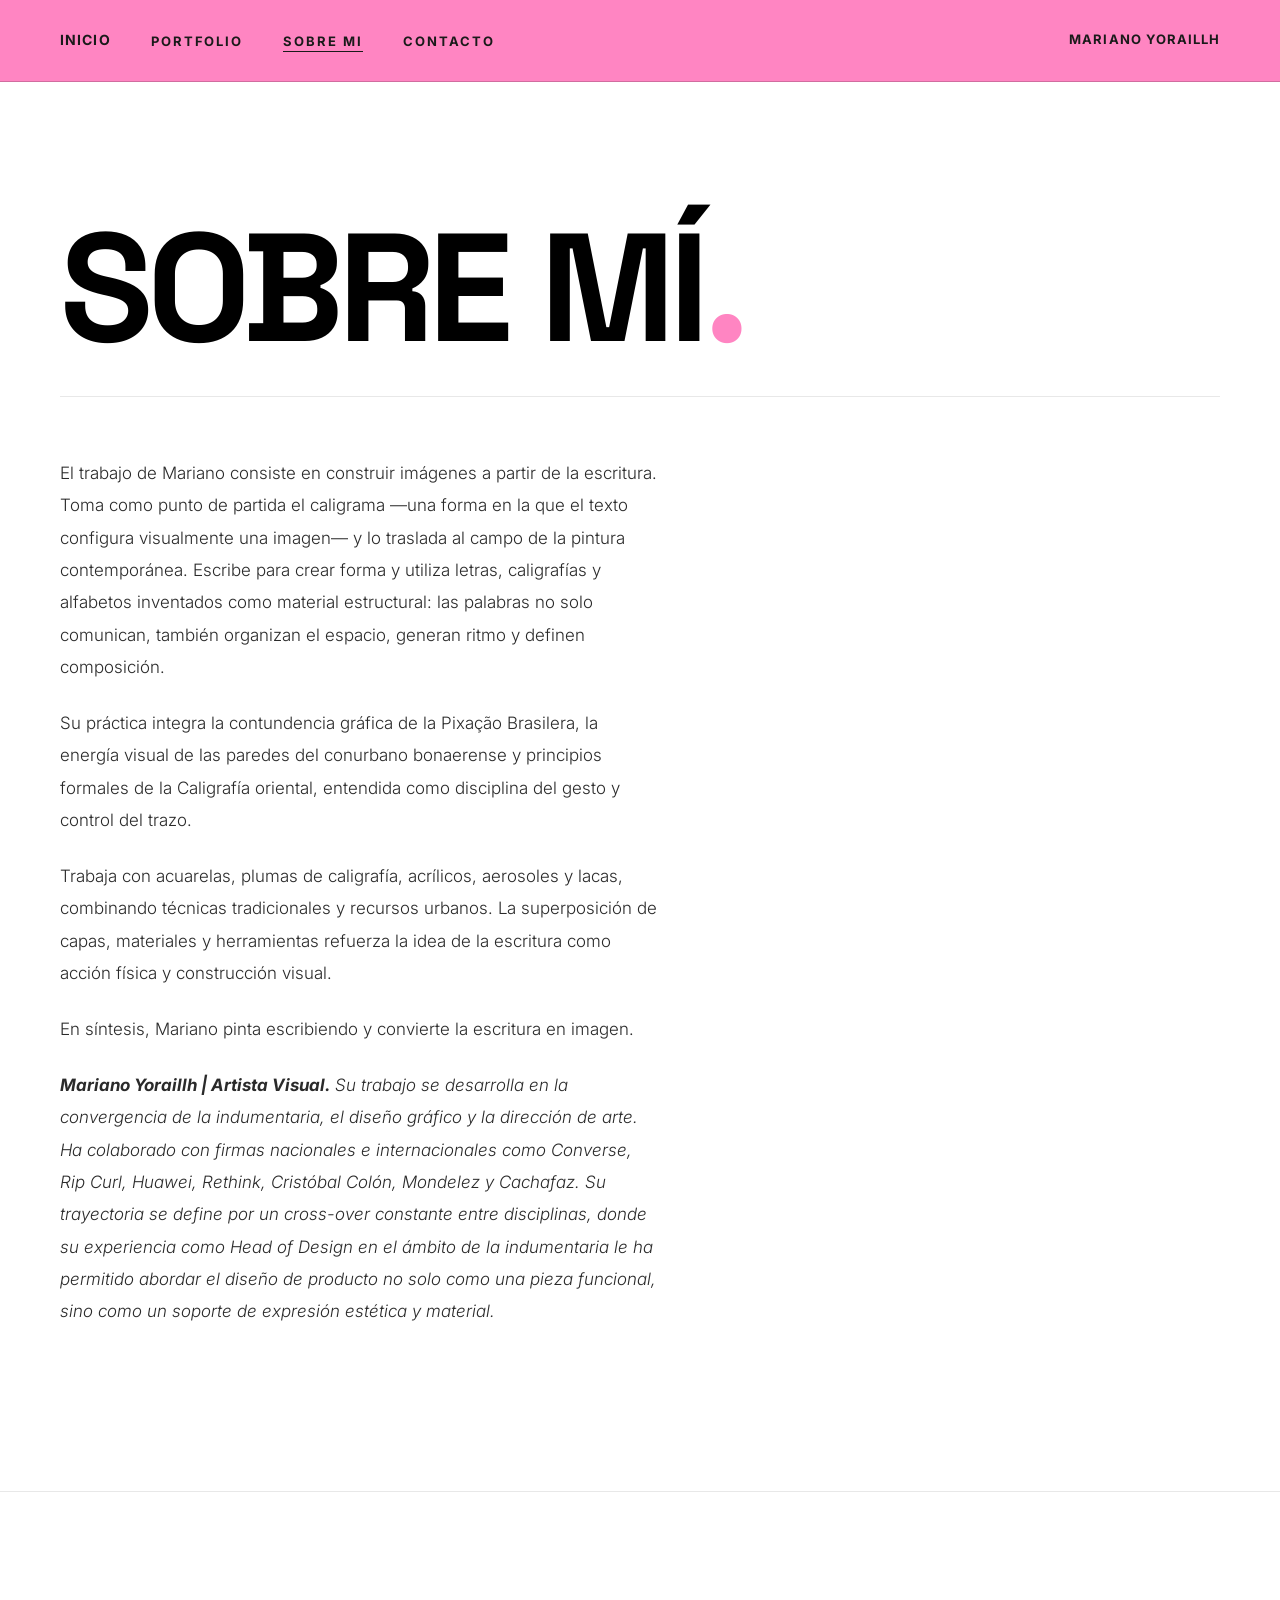
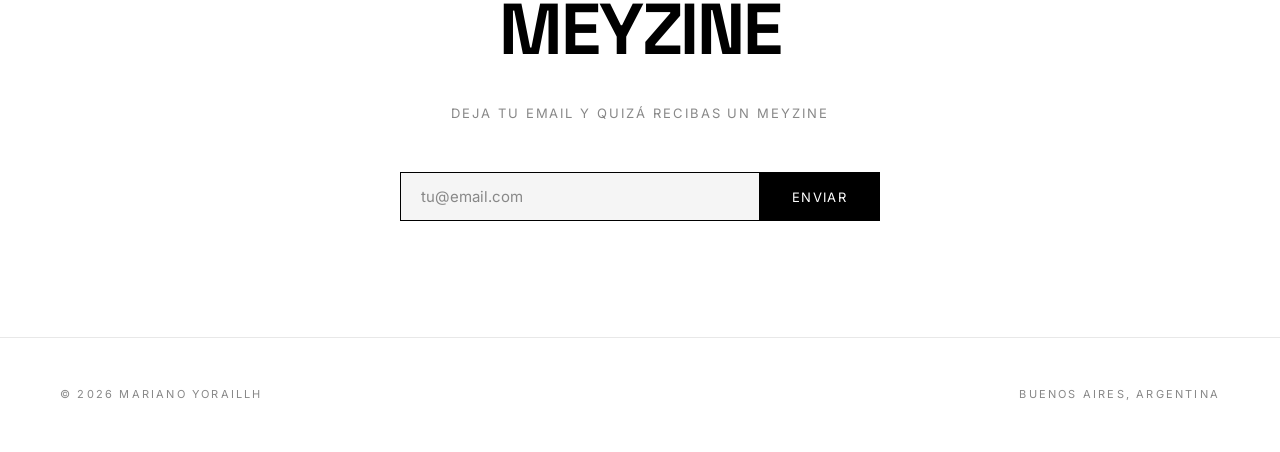
<file: about.html>
<!DOCTYPE html>
<html lang="es">
<head>
  <meta charset="UTF-8" />
  <meta name="viewport" content="width=device-width, initial-scale=1.0" />
  <title>Sobre mí — Meystudio</title>
  <link rel="preconnect" href="https://fonts.googleapis.com">
  <link rel="preconnect" href="https://fonts.gstatic.com" crossorigin>
  <link href="https://fonts.googleapis.com/css2?family=Inter:wght@300;400;500&family=Space+Grotesk:wght@400;500;700&display=swap" rel="stylesheet">
  <link rel="stylesheet" href="style.css" />
</head>
<body>

  <div id="nav-container"></div>

  <!-- SOBRE EL ARTISTA -->
  <section class="about-section page-content">

    <h2 class="page-title">Sobre mí.</h2>

    <div class="about-content">
      <p class="about-text">
        El trabajo de Mariano consiste en construir imágenes a partir de la escritura. Toma como punto de partida el caligrama —una forma en la que el texto configura visualmente una imagen— y lo traslada al campo de la pintura contemporánea. Escribe para crear forma y utiliza letras, caligrafías y alfabetos inventados como material estructural: las palabras no solo comunican, también organizan el espacio, generan ritmo y definen composición.
      </p>
      <p class="about-text">
        Su práctica integra la contundencia gráfica de la Pixação Brasilera, la energía visual de las paredes del conurbano bonaerense y principios formales de la Caligrafía oriental, entendida como disciplina del gesto y control del trazo.
      </p>
      <p class="about-text">
        Trabaja con acuarelas, plumas de caligrafía, acrílicos, aerosoles y lacas, combinando técnicas tradicionales y recursos urbanos. La superposición de capas, materiales y herramientas refuerza la idea de la escritura como acción física y construcción visual.
      </p>
      <p class="about-text">
        En síntesis, Mariano pinta escribiendo y convierte la escritura en imagen.
      </p>
      <p class="about-text" style="font-style: italic;">
        <strong>Mariano Yoraillh | Artista Visual.</strong> Su trabajo se desarrolla en la convergencia de la indumentaria, el diseño gráfico y la dirección de arte. Ha colaborado con firmas nacionales e internacionales como Converse, Rip Curl, Huawei, Rethink, Cristóbal Colón, Mondelez y Cachafaz. Su trayectoria se define por un cross-over constante entre disciplinas, donde su experiencia como Head of Design en el ámbito de la indumentaria le ha permitido abordar el diseño de producto no solo como una pieza funcional, sino como un soporte de expresión estética y material.
      </p>
    </div>
  </section>

  <!-- SUSCRIPCIÓN MEYZINE -->
  <section class="form-section">
    <h2 class="meyzine-title">MEYZINE</h2>
    <p class="meyzine-subtitle">DEJA TU EMAIL Y QUIZÁ RECIBAS UN MEYZINE</p>
    <form id="contact-form" class="contact-form" novalidate>
      <div class="newsletter-row">
        <input type="email" id="email" name="email" class="newsletter-input" placeholder="tu@email.com" required />
        <button type="submit" class="form-button">Enviar</button>
      </div>
      <p id="form-status" class="form-status" aria-live="polite"></p>
    </form>
  </section>

  <div id="footer-container"></div>

  <script src="scripts/components.js"></script>
  <script src="scripts/contact-form.js"></script>
</body>
</html>
</file>
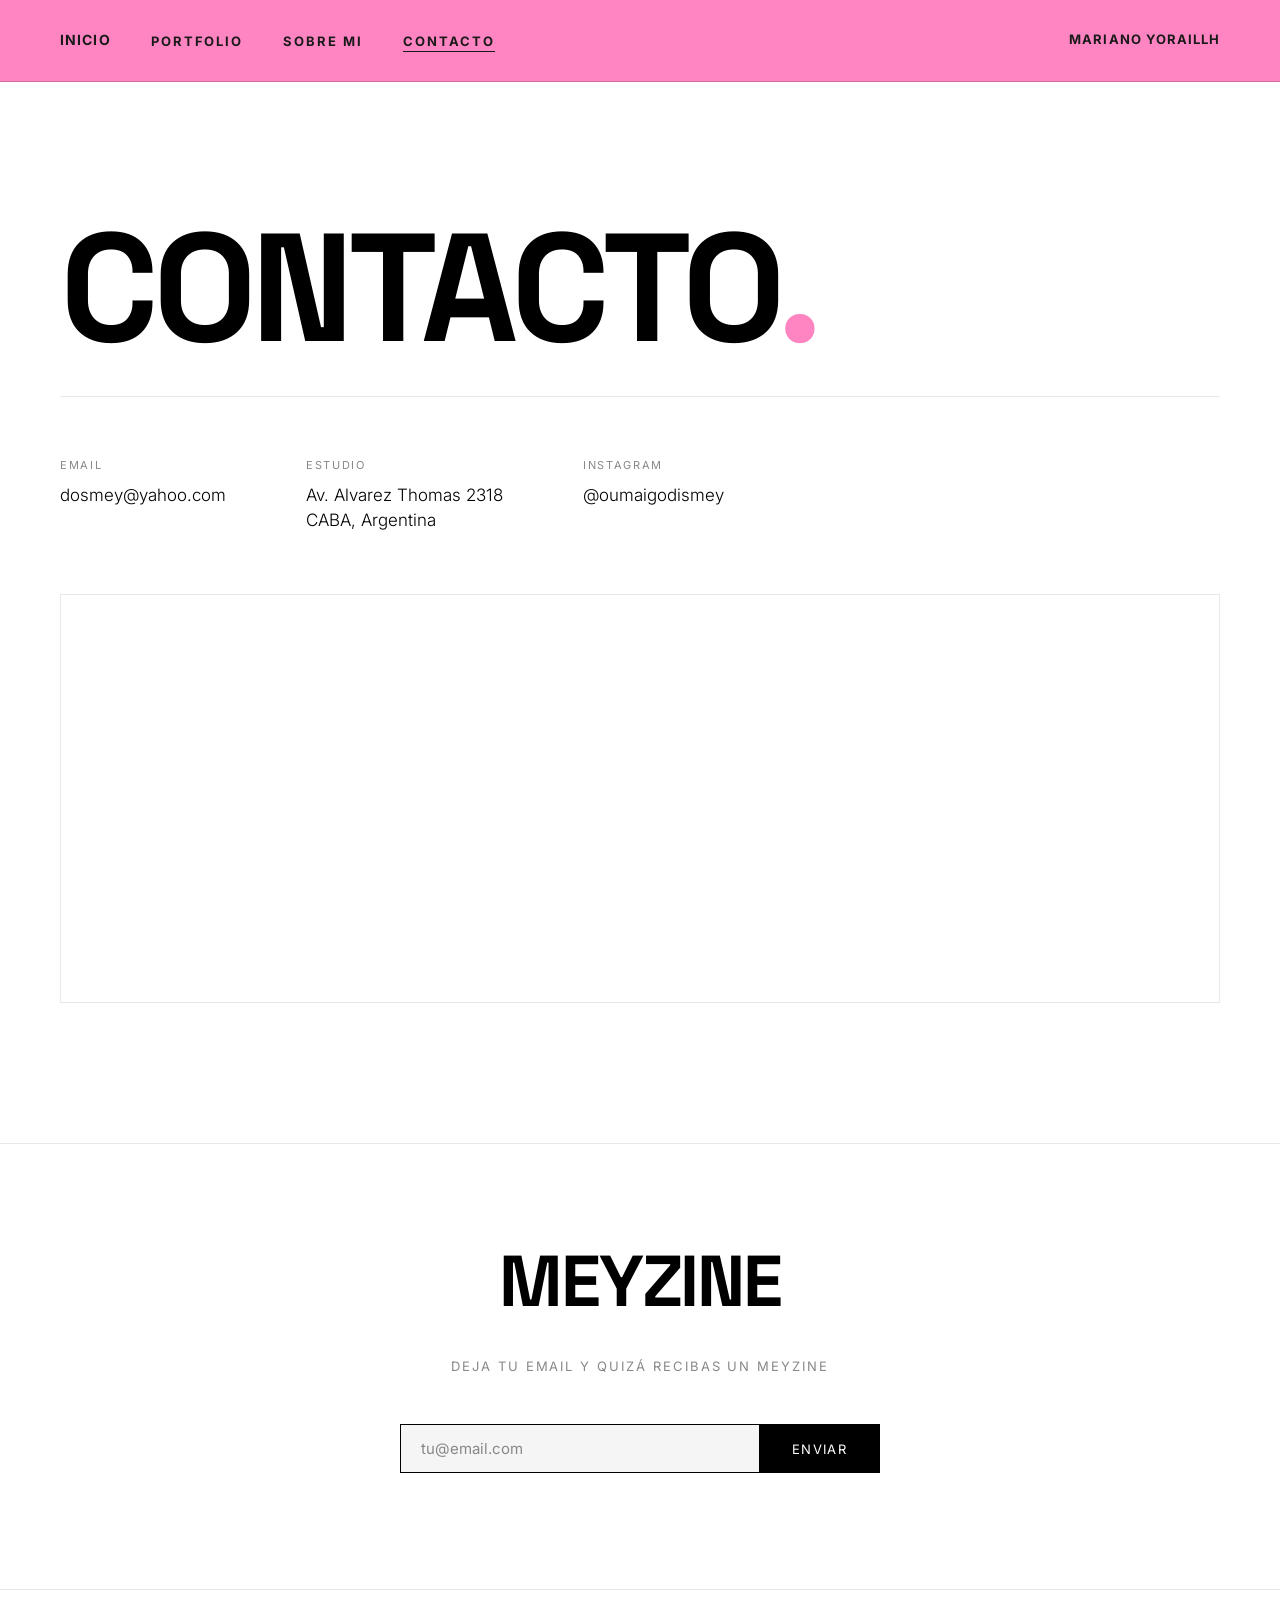
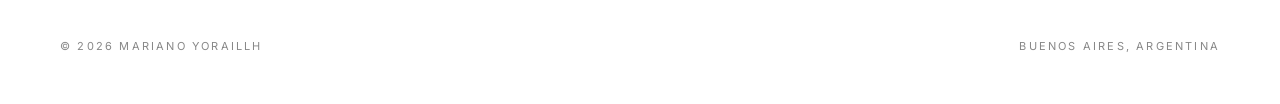
<file: contact.html>
<!DOCTYPE html>
<html lang="es">
<head>
  <meta charset="UTF-8" />
  <meta name="viewport" content="width=device-width, initial-scale=1.0" />
  <title>Contacto — Meystudio</title>
  <link rel="preconnect" href="https://fonts.googleapis.com">
  <link rel="preconnect" href="https://fonts.gstatic.com" crossorigin>
  <link href="https://fonts.googleapis.com/css2?family=Inter:wght@300;400;500&family=Space+Grotesk:wght@400;500;700&display=swap" rel="stylesheet">
  <link rel="stylesheet" href="style.css" />
</head>
<body>

  <div id="nav-container"></div>

  <!-- CONTACTO -->
  <section class="contact-section page-content">
    <h2 class="page-title">Contacto.</h2>

    <div class="contact-grid">

      <!-- Bloque email -->
      <div class="contact-block">
        <p class="contact-label">EMAIL</p>
        <a href="mailto:dosmey@yahoo.com" class="contact-value">dosmey@yahoo.com</a>
      </div>

      <!-- Bloque estudio -->
      <div class="contact-block">
        <p class="contact-label">ESTUDIO</p>
        <p class="contact-value">Av. Alvarez Thomas 2318<br>CABA, Argentina</p>
      </div>

      <!-- Bloque instagram -->
      <div class="contact-block">
        <p class="contact-label">INSTAGRAM</p>
        <a href="https://instagram.com/oumaigodismey" target="_blank" rel="noopener" class="contact-value">@oumaigodismey</a>
      </div>

    </div>

    <!-- Mapa de Google Maps embebido -->
    <div class="contact-map">
      <iframe
        title="Ubicación del estudio"
        src="https://maps.google.com/maps?q=Av.+Alvarez+Thomas+2318,+Buenos+Aires,+Argentina&output=embed"
        width="100%"
        height="400"
        style="border: 0;"
        allowfullscreen=""
        loading="lazy"
        referrerpolicy="no-referrer-when-downgrade">
      </iframe>
    </div>
  </section>

  <!-- SUSCRIPCIÓN MEYZINE -->
  <section class="form-section">
    <h2 class="meyzine-title">MEYZINE</h2>
    <p class="meyzine-subtitle">DEJA TU EMAIL Y QUIZÁ RECIBAS UN MEYZINE</p>
    <form id="contact-form" class="contact-form" novalidate>
      <div class="newsletter-row">
        <input type="email" id="email" name="email" class="newsletter-input" placeholder="tu@email.com" required />
        <button type="submit" class="form-button">Enviar</button>
      </div>
      <p id="form-status" class="form-status" aria-live="polite"></p>
    </form>
  </section>

  <div id="footer-container"></div>

  <script src="scripts/components.js"></script>
  <script src="scripts/contact-form.js"></script>
</body>
</html>
</file>
<file: style.css>
/* ============================
   VARIABLES CSS
   Colores y tipografías centralizados.
   Para cambiar el color del sitio, solo editas aquí.
   ============================ */
:root {
  --color-bg: #ffffff;
  --color-text: #000000;
  --color-text-muted: #888888;
  --color-border: #e8e8e8;
  --color-input-bg: #f5f5f5;
  --color-accent: #FF85C2;
  --color-accent-soft: #FFF0F7;
  --font-main: 'Inter', sans-serif;
  --font-title: 'Space Grotesk', sans-serif;
  --space-section: 140px;   /* más aire entre secciones */
}

/* Nombre del artista en el lado derecho del nav */
.nav-artist {
  font-size: 13px;
  font-weight: 700;
  letter-spacing: 0.08em;
  color: #1a1a1a;
  text-transform: uppercase;
  white-space: nowrap;
  margin-left: auto;
  position: relative;
  padding-bottom: 2px;
  transition: color 0.3s ease;
}

.nav-artist::after {
  content: '';
  position: absolute;
  bottom: 0;
  left: 0;
  width: 0;
  height: 1px;
  background-color: #ffffff;
  transition: width 0.3s ease;
}

.nav-artist:hover {
  color: #ffffff;
}

.nav-artist:hover::after {
  width: 100%;
}

/* ============================
   RESET Y BASE
   Elimina estilos por defecto del navegador.
   ============================ */
*, *::before, *::after {
  box-sizing: border-box;
  margin: 0;
  padding: 0;
}

html {
  scroll-behavior: smooth; /* navegación suave al hacer click en links */
}

body {
  background-color: var(--color-bg);
  color: var(--color-text);
  font-family: var(--font-main);
  font-size: 16px;
  line-height: 1.6;
  -webkit-font-smoothing: antialiased;
}

/* ============================
   NAVEGACIÓN
   ============================ */
.nav {
  display: flex;
  justify-content: flex-start;
  align-items: center;
  gap: 40px;
  padding: 28px 60px;
  position: fixed;
  top: 0;
  left: 0;
  right: 0;
  z-index: 100;

  /* Fondo rosa sólido */
  background-color: var(--color-accent);

  animation: navReveal 0.8s ease forwards;
  transition: padding 0.4s ease, background-color 0.4s ease;
}

/* Línea inferior rosa oscura: se expande al cargar */
.nav::after {
  content: '';
  position: absolute;
  bottom: 0;
  left: 0;
  width: 0;
  height: 1px;
  background-color: rgba(0, 0, 0, 0.18);
  animation: navLineExpand 1s cubic-bezier(0.4, 0, 0.2, 1) forwards;
  animation-delay: 0.7s;
}

@keyframes navLineExpand {
  to { width: 100%; }
}

/* Al cargar: el nav baja suavemente */
@keyframes navReveal {
  from {
    opacity: 0;
    transform: translateY(-100%);
  }
  to {
    opacity: 1;
    transform: translateY(0);
  }
}

/* Al hacer scroll: se oscurece levemente */
.nav--scrolled {
  background-color: #ff6db5;
  padding-top: 18px;
  padding-bottom: 18px;
}

.nav-logo {
  font-size: 14px;
  font-weight: 700;
  letter-spacing: 0.08em;
  text-transform: uppercase;
  text-decoration: none;
  color: #1a1a1a;
  position: relative;
  padding-bottom: 2px;
  transition: color 0.3s ease;
}

.nav-logo::after {
  content: '';
  position: absolute;
  bottom: 0;
  left: 0;
  width: 0;
  height: 1px;
  background-color: #ffffff;
  transition: width 0.3s ease;
}

.nav-logo:hover {
  color: #ffffff;
}

.nav-logo:hover::after {
  width: 100%;
}

.nav-links {
  list-style: none;
  display: flex;
  gap: 40px;
}

.nav-links a {
  text-decoration: none;
  color: #1a1a1a;
  font-size: 13px;
  font-weight: 700;
  letter-spacing: 0.15em;
  text-transform: uppercase;
  position: relative;
  padding-bottom: 3px;
  transition: color 0.3s ease;
}

/* Línea oscura debajo del link */
.nav-links a::after {
  content: '';
  position: absolute;
  bottom: 0;
  left: 0;
  width: 0;
  height: 1px;
  background-color: #1a1a1a;
  transition: width 0.3s ease;
}

.nav-links a:hover {
  color: #ffffff;
}

.nav-links a:hover::after {
  width: 100%;
  background-color: #ffffff;
}

/* Link activo */
.nav-links a.active {
  color: #1a1a1a;
}

.nav-links a.active::after {
  width: 100%;
}

/* ============================
   HERO
   Título y video en la misma fila.
   ============================ */
.hero {
  padding-top: 140px;
  padding-bottom: 60px;
  padding-left: 60px;
  padding-right: 60px;
  min-height: auto; /* ya no ocupa toda la pantalla */
  display: flex;
  align-items: center;
  position: relative;
}


/* ============================
   PARTÍCULAS ROSADAS
   Caen lentamente en el lado izquierdo del hero.
   ============================ */
.hero-particles {
  position: absolute;
  left: 0;
  top: 0;
  width: 100%;     /* toda la pantalla */
  height: 100%;
  pointer-events: none;
  overflow: hidden;
  z-index: 0;
}

.particle {
  position: absolute;
  top: -10px;
  border-radius: 50%;
  background-color: #FF4DA6;
  animation: particleFall linear infinite;
}

@keyframes particleFall {
  0% {
    transform: translateY(-10px) translateX(0px);
    opacity: 0;
  }
  8% {
    opacity: 1; /* fade in rápido */
  }
  92% {
    opacity: 1;
  }
  100% {
    transform: translateY(110vh) translateX(8px);
    opacity: 0;
  }
}

/* Asegura que el contenido del hero quede sobre las partículas */
.hero-row {
  position: relative;
  z-index: 1;
}

/* Fila: título a la izquierda, video a la derecha */
.hero-row {
  display: flex;
  align-items: center;
  gap: 16px;
  width: 100%;
}

.hero-label {
  font-size: 13px;
  letter-spacing: 0.15em;
  text-transform: uppercase;
  color: var(--color-text-muted);
  margin-bottom: 24px;
}

.hero-title {
  font-family: var(--font-title);
  font-size: clamp(120px, 22vw, 320px);
  font-weight: 700;
  line-height: 0.85;
  letter-spacing: -0.05em;
  flex: 1;
}


/* Último carácter de los títulos grandes en rosa (el punto o !) */
.hero-title .letter:last-child,
.page-title .letter:last-child {
  color: var(--color-accent);
}

/* Cada letra del título animada individualmente */
.hero-title .letter {
  display: inline-block;
  opacity: 0;
  transform: translateY(30px);
  animation: letterReveal 0.4s ease forwards;
}

@keyframes letterReveal {
  to {
    opacity: 1;
    transform: translateY(0);
  }
}

.hero-artist {
  font-size: clamp(18px, 2.5vw, 28px);
  font-weight: 300;
  letter-spacing: 0.02em;
  margin-bottom: 20px;
}

.hero-phrase {
  font-size: 16px;
  color: var(--color-text-muted);
  font-style: italic;
  max-width: 400px;
}

/* ============================
   HERO — DOS COLUMNAS
   Video a la izquierda, texto a la derecha.
   ============================ */
.hero-columns {
  display: flex;
  align-items: flex-end;
  justify-content: flex-start;
  gap: 64px;

  /* Línea editorial entre el título y el bloque info+video */
  border-top: 1px solid var(--color-border);
  padding-top: 40px;
}

/* Columna izquierda: video */
.hero-col-video {
  flex-shrink: 0;
}

.hero-video {
  height: 72vh;
  width: auto;
  aspect-ratio: 9 / 16;
  object-fit: cover;
  border-radius: 2px;
  border: 2px solid #1a1a1a;
  display: block;
  flex-shrink: 0;
  margin-left: -120px;
  transition: transform 0.6s ease, filter 0.6s ease;
}

.hero-video:hover {
  transform: scale(1.04);
  filter: brightness(1.06);
}

/* Columna derecha: texto editorial con jerarquía dramática */
.hero-col-text {
  display: flex;
  flex-direction: column;
  gap: 0;
  padding-bottom: 8px; /* alinea la base del texto con el video */
}

/* Base compartida */
.hero-info {
  text-transform: uppercase;
  opacity: 0;
  animation: heroFadeIn 0.9s ease forwards;
}

/* Nombre del artista: grande y dominante */
.hero-info--1 {
  font-family: var(--font-title);
  font-size: clamp(32px, 4.5vw, 72px);
  font-weight: 700;
  letter-spacing: -0.03em;
  line-height: 1;
  color: var(--color-text);
  margin-bottom: 16px;
  animation-delay: 0.5s;
}

/* Disciplina: pequeño, ligero, tracking amplio */
.hero-info--2 {
  font-family: var(--font-main);
  font-size: clamp(11px, 1.1vw, 14px);
  font-weight: 400;
  letter-spacing: 0.3em;
  line-height: 1;
  color: var(--color-text-muted);
  margin-bottom: 10px;
  animation-delay: 0.75s;
}

/* Año: label gris */
.hero-info--3 {
  font-family: var(--font-main);
  font-size: clamp(10px, 1vw, 12px);
  font-weight: 500;
  letter-spacing: 0.3em;
  line-height: 1;
  color: var(--color-text-muted);
  animation-delay: 1s;
}

@keyframes heroFadeIn {
  from { opacity: 0; transform: translateY(8px); }
  to   { opacity: 1; transform: translateY(0); }
}

/* Mobile: columnas se apilan */
@media (max-width: 768px) {
  .hero-columns {
    flex-direction: column;
    gap: 40px;
    align-items: flex-start;
  }

  .hero-video {
    width: 72vw;
  }

  .hero-info--1 {
    font-size: clamp(28px, 8vw, 52px);
  }
}

/* ============================
   TÍTULO PRINCIPAL DE PÁGINA
   Se usa en los h2 de Portfolio, Sobre mí y Contacto.
   ============================ */
.page-title {
  font-family: var(--font-title);
  font-size: clamp(72px, 12vw, 160px);
  font-weight: 700;
  line-height: 0.88;
  letter-spacing: -0.04em;
  text-transform: uppercase;
  margin-bottom: 0;
  white-space: nowrap;
}

/* Línea editorial debajo del título de página */
.page-title::after {
  content: '';
  display: block;
  width: 100%;
  height: 1px;
  background: var(--color-border);
  margin-top: 40px;
  margin-bottom: 60px;
}

/* ============================
   TÍTULOS DE SECCIÓN
   ============================ */
.section-title {
  font-size: clamp(32px, 5vw, 56px);
  font-weight: 700;
  letter-spacing: -0.02em;
  margin-bottom: 60px;
}

/* ============================
   GALERÍA DE OBRAS — LAYOUT FULLSCREEN
   Cada obra ocupa el alto de la pantalla.
   Texto a la izquierda, imagen a la derecha.
   ============================ */
.gallery-section {
  padding: 40px 60px;
  border-top: 1px solid var(--color-border);
}

.gallery-grid {
  display: flex;
  flex-direction: column;
}

/* Bloque de una obra: ocupa toda la altura de la pantalla */
.artwork-item {
  min-height: 100vh;
  display: grid;
  grid-template-columns: 2fr 3fr; /* texto | imagen — más espacio para la imagen */
  align-items: center;
  gap: 60px;
  border-bottom: 1px solid var(--color-border);
  padding: 100px 0;

  /* Estado inicial para la animación de scroll */
  opacity: 0;
  transform: translateY(40px);
  transition: opacity 0.8s ease, transform 0.8s ease;
}

/* Cuando el IntersectionObserver detecta que es visible, activa la animación */
.artwork-item.visible {
  opacity: 1;
  transform: translateY(0);
}

/* LADO IZQUIERDO: información */
.artwork-info {
  display: flex;
  flex-direction: column;
  gap: 4px;
}

.artwork-number {
  font-family: var(--font-main);
  font-size: 11px;
  letter-spacing: 0.3em;
  color: var(--color-accent);
  text-transform: uppercase;
  margin-bottom: 16px;
  display: block;
}

.artwork-name {
  font-family: var(--font-title);
  font-size: clamp(24px, 3vw, 40px);
  font-weight: 700;
  letter-spacing: -0.03em;
  line-height: 1.1;
  text-transform: uppercase;
}

.artwork-meta {
  font-size: 15px;
  color: var(--color-text-muted);
}

.artwork-year {
  font-size: 13px;
  letter-spacing: 0.1em;
  color: var(--color-text-muted);
}

.artwork-dimensions {
  font-size: 13px;
  letter-spacing: 0.05em;
  color: var(--color-text-muted);
}

/* Doble bloque de información: dos columnas lado a lado */
.artwork-info-double {
  display: flex;
  gap: 48px;
  align-items: flex-start;
}

/* En mobile los dos bloques se apilan verticalmente */
@media (max-width: 768px) {
  .artwork-info-double {
    flex-direction: column;
    gap: 32px;
  }
}

/* LADO DERECHO: imagen */
.artwork-visual {
  display: flex;
  justify-content: center;
  align-items: center;
}

.artwork-img {
  max-height: 70vh;    /* no supera el 70% del alto de pantalla */
  max-width: 100%;
  width: auto;
  object-fit: contain; /* respeta la proporción original */
  cursor: zoom-in;
  transition: transform 0.4s ease, filter 0.4s ease;
  display: block;
}

.artwork-img:hover {
  transform: scale(1.02);
  filter: brightness(1.05);
}

/* ============================
   LIGHTBOX
   Overlay oscuro que muestra la imagen ampliada.
   ============================ */
.lightbox {
  /* Oculto por defecto */
  display: none;
  position: fixed;
  inset: 0; /* cubre toda la pantalla */
  background: rgba(0, 0, 0, 0.92);
  z-index: 1000;
  justify-content: center;
  align-items: center;
  padding: 40px;
}

/* Se muestra cuando JS le agrega la clase .open */
.lightbox.open {
  display: flex;
}

.lightbox-img {
  max-height: 90vh;
  max-width: 90vw;
  object-fit: contain;
  border-radius: 2px;
}

.lightbox-close {
  position: absolute;
  top: 24px;
  right: 32px;
  background: none;
  border: none;
  color: #ffffff;
  font-size: 36px;
  line-height: 1;
  cursor: pointer;
  opacity: 0.7;
  transition: opacity 0.2s;
}

.lightbox-close:hover {
  opacity: 1;
}

/* ============================
   RESPONSIVE — obras en mobile
   ============================ */
@media (max-width: 768px) {
  .gallery-section {
    padding-left: 24px;
    padding-right: 24px;
  }

  /* En mobile: imagen arriba, texto abajo */
  .artwork-item {
    grid-template-columns: 1fr;
    grid-template-rows: auto auto;
    min-height: auto;
    padding: 60px 0;
    gap: 32px;
  }

  .artwork-visual {
    order: -1; /* imagen primero */
  }

  .artwork-img {
    max-height: 60vw;
    width: 100%;
    object-fit: cover;
  }
}

/* ============================
   SECCIÓN SOBRE EL ARTISTA
   ============================ */
.about-section {
  padding: var(--space-section) 60px;
  border-top: 1px solid var(--color-border);
}

/* Dos columnas: imagen | texto */
.about-layout {
  display: grid;
  grid-template-columns: 280px 1fr;
  gap: 64px;
  align-items: start;
}

/* Columna izquierda: foto */
.about-image-col {
  margin-top: -24px; /* sube la imagen levemente */
}

.about-photo {
  width: 100%;
  display: block;
  border-radius: 2px;
}

/* Columna derecha: texto */
.about-content {
  max-width: 600px;
}

.about-text {
  font-size: 17px;
  line-height: 1.9;
  color: #2a2a2a;
  margin-bottom: 1.4em;
  font-weight: 300;
}

/* Responsive: en mobile la foto va arriba del texto */
@media (max-width: 768px) {
  .about-layout {
    grid-template-columns: 1fr;
    gap: 40px;
  }

  .about-image-col {
    position: static;
  }

  .about-photo {
    max-width: 160px;
    margin-left: 0;
  }
}

/* ============================
   SECCIÓN CONTACTO
   ============================ */
.contact-section {
  padding: var(--space-section) 60px;
  border-top: 1px solid var(--color-border);
}

/* Fila con los tres bloques de info */
.contact-grid {
  display: flex;
  gap: 80px;
  margin-bottom: 60px;
  flex-wrap: wrap; /* se apilan en mobile */
}

.contact-block {
  display: flex;
  flex-direction: column;
  gap: 8px;
}

/* Etiqueta: EMAIL, ESTUDIO, INSTAGRAM */
.contact-label {
  font-size: 11px;
  letter-spacing: 0.15em;
  text-transform: uppercase;
  color: var(--color-text-muted);
}

/* Valor de contacto */
.contact-value {
  font-size: 17px;
  font-weight: 300;
  color: var(--color-text);
  text-decoration: none;
  line-height: 1.5;
  transition: color 0.3s ease;
}

.contact-value:hover {
  color: var(--color-accent);
  opacity: 1;
}

/* Contenedor del mapa */
.contact-map {
  width: 100%;
  overflow: hidden;
  border: 1px solid var(--color-border);
}

/* ============================
   SECCIÓN MEYZINE (newsletter)
   ============================ */
.form-section {
  padding: 80px 60px;
  border-top: 1px solid var(--color-border);
  text-align: center;
}

/* Título MEYZINE: más pequeño que .page-title pero grande e impactante */
.meyzine-title {
  font-family: var(--font-title);
  font-size: clamp(36px, 6vw, 72px);
  font-weight: 700;
  letter-spacing: -0.03em;
  text-transform: uppercase;
  margin-bottom: 16px;
}

/* Subtítulo descriptivo */
.meyzine-subtitle {
  font-size: 13px;
  letter-spacing: 0.15em;
  text-transform: uppercase;
  color: var(--color-text-muted);
  margin-bottom: 48px;
}

.contact-form {
  display: flex;
  flex-direction: column;
  align-items: center;
  gap: 16px;
}

/* Input y botón en la misma fila */
.newsletter-row {
  display: flex;
  gap: 0; /* sin espacio: el borde los une visualmente */
  width: 100%;
  max-width: 480px;
}

/* Input de email: caja clara con borde visible */
.newsletter-input {
  flex: 1; /* ocupa todo el espacio disponible */
  background: var(--color-input-bg);
  border: 1px solid var(--color-text);
  border-right: none; /* el botón toca el input sin doble borde */
  padding: 14px 20px;
  font-family: var(--font-main);
  font-size: 15px;
  color: var(--color-text);
  outline: none;
  transition: border-color 0.2s;
}

.newsletter-input:focus {
  border-color: var(--color-accent);
}

.newsletter-input::placeholder {
  color: var(--color-text-muted);
}

/* Botón enviar */
.form-button {
  background: var(--color-text);
  color: var(--color-bg);
  border: 1px solid var(--color-text);
  padding: 14px 32px;
  font-family: var(--font-main);
  font-size: 13px;
  letter-spacing: 0.1em;
  text-transform: uppercase;
  cursor: pointer;
  transition: opacity 0.2s;
  white-space: nowrap;
}

.form-button:hover {
  background: var(--color-accent);
  border-color: var(--color-accent);
  opacity: 1;
}

.form-button:disabled {
  opacity: 0.4;
  cursor: not-allowed;
}

/* Mensaje de estado: éxito o error */
.form-status {
  font-size: 14px;
  min-height: 20px;
}

.form-status--success {
  color: #2a7a2a;
}

.form-status--error {
  color: #cc0000;
}

/* Responsive: en mobile se apilan input y botón */
@media (max-width: 768px) {
  .form-section {
    padding-left: 24px;
    padding-right: 24px;
  }

  .newsletter-row {
    flex-direction: column;
  }

  .newsletter-input {
    border-right: 1px solid var(--color-border);
    border-bottom: none;
  }

  .form-button {
    width: 100%;
  }
}

/* ============================
   PÁGINAS INTERNAS
   Compensa el nav fijo para que el título no quede cortado.
   Esta regla va al final para ganar sobre los padding de cada sección.
   ============================ */
.page-content {
  padding-top: calc(var(--space-section) + 80px);
}

/* ============================
   FOOTER
   ============================ */
.footer {
  padding: 48px 60px;
  border-top: 1px solid var(--color-border);
  font-size: 11px;
  font-weight: 400;
  letter-spacing: 0.2em;
  text-transform: uppercase;
  color: var(--color-text-muted);
  display: flex;
  justify-content: space-between;
  align-items: center;
}

/* ============================
   FADE-IN AL HACER SCROLL
   El JS agrega .section-visible cuando la sección entra en pantalla.
   ============================ */
.section-fade {
  opacity: 0;
  transform: translateY(24px);
  transition: opacity 0.7s ease, transform 0.7s ease;
}

.section-fade.section-visible {
  opacity: 1;
  transform: translateY(0);
}

/* Artwork: solo zoom suave al hacer hover */
.artwork-visual {
  position: relative;
  overflow: hidden;
}

/* ============================
   RESPONSIVE — MOBILE
   Se aplica cuando la pantalla es menor a 768px.
   ============================ */
@media (max-width: 768px) {

  /* --- NAVBAR ---
     Oculta logo y nombre del artista. Centra los links. */
  .nav {
    padding: 20px 24px;
    justify-content: center;
  }

  .nav-logo {
    display: none;
  }

  .nav-links {
    gap: 24px;
  }

  .nav-artist {
    display: none;
  }

  /* --- HERO --- */
  .hero {
    padding-left: 24px;
    padding-right: 24px;
    padding-top: 110px;
    padding-bottom: 40px;
  }

  .hero-row {
    flex-direction: column;
    align-items: flex-start;
    gap: 32px;
  }

  .hero-video {
    height: auto;
    width: 70vw;
  }

  /* --- TÍTULO PRINCIPAL DE PÁGINAS INTERNAS ---
     Permite que corte en línea si no entra, y lo achica. */
  .page-title {
    font-size: clamp(48px, 14vw, 100px);
    white-space: normal;
    margin-bottom: 40px;
  }

  /* --- PÁGINAS INTERNAS: menos padding superior en mobile --- */
  .page-content {
    padding-top: 100px;
  }

  /* --- SECCIONES: márgenes laterales reducidos --- */
  .gallery-section,
  .about-section,
  .contact-section,
  .form-section {
    padding-left: 24px;
    padding-right: 24px;
  }

  /* --- OBRAS: imagen arriba, texto abajo --- */
  .artwork-item {
    grid-template-columns: 1fr;
    min-height: auto;
    padding: 48px 0;
    gap: 24px;
  }

  .artwork-visual {
    order: -1;
  }

  .artwork-img {
    width: 100%;
    max-width: 100%;
    max-height: none;
    height: auto;
    object-fit: contain;
  }

  /* --- CONTACTO --- */
  .contact-grid {
    gap: 32px;
  }

  /* --- FOOTER --- */
  .footer {
    padding: 32px 24px;
  }
}
</file>
